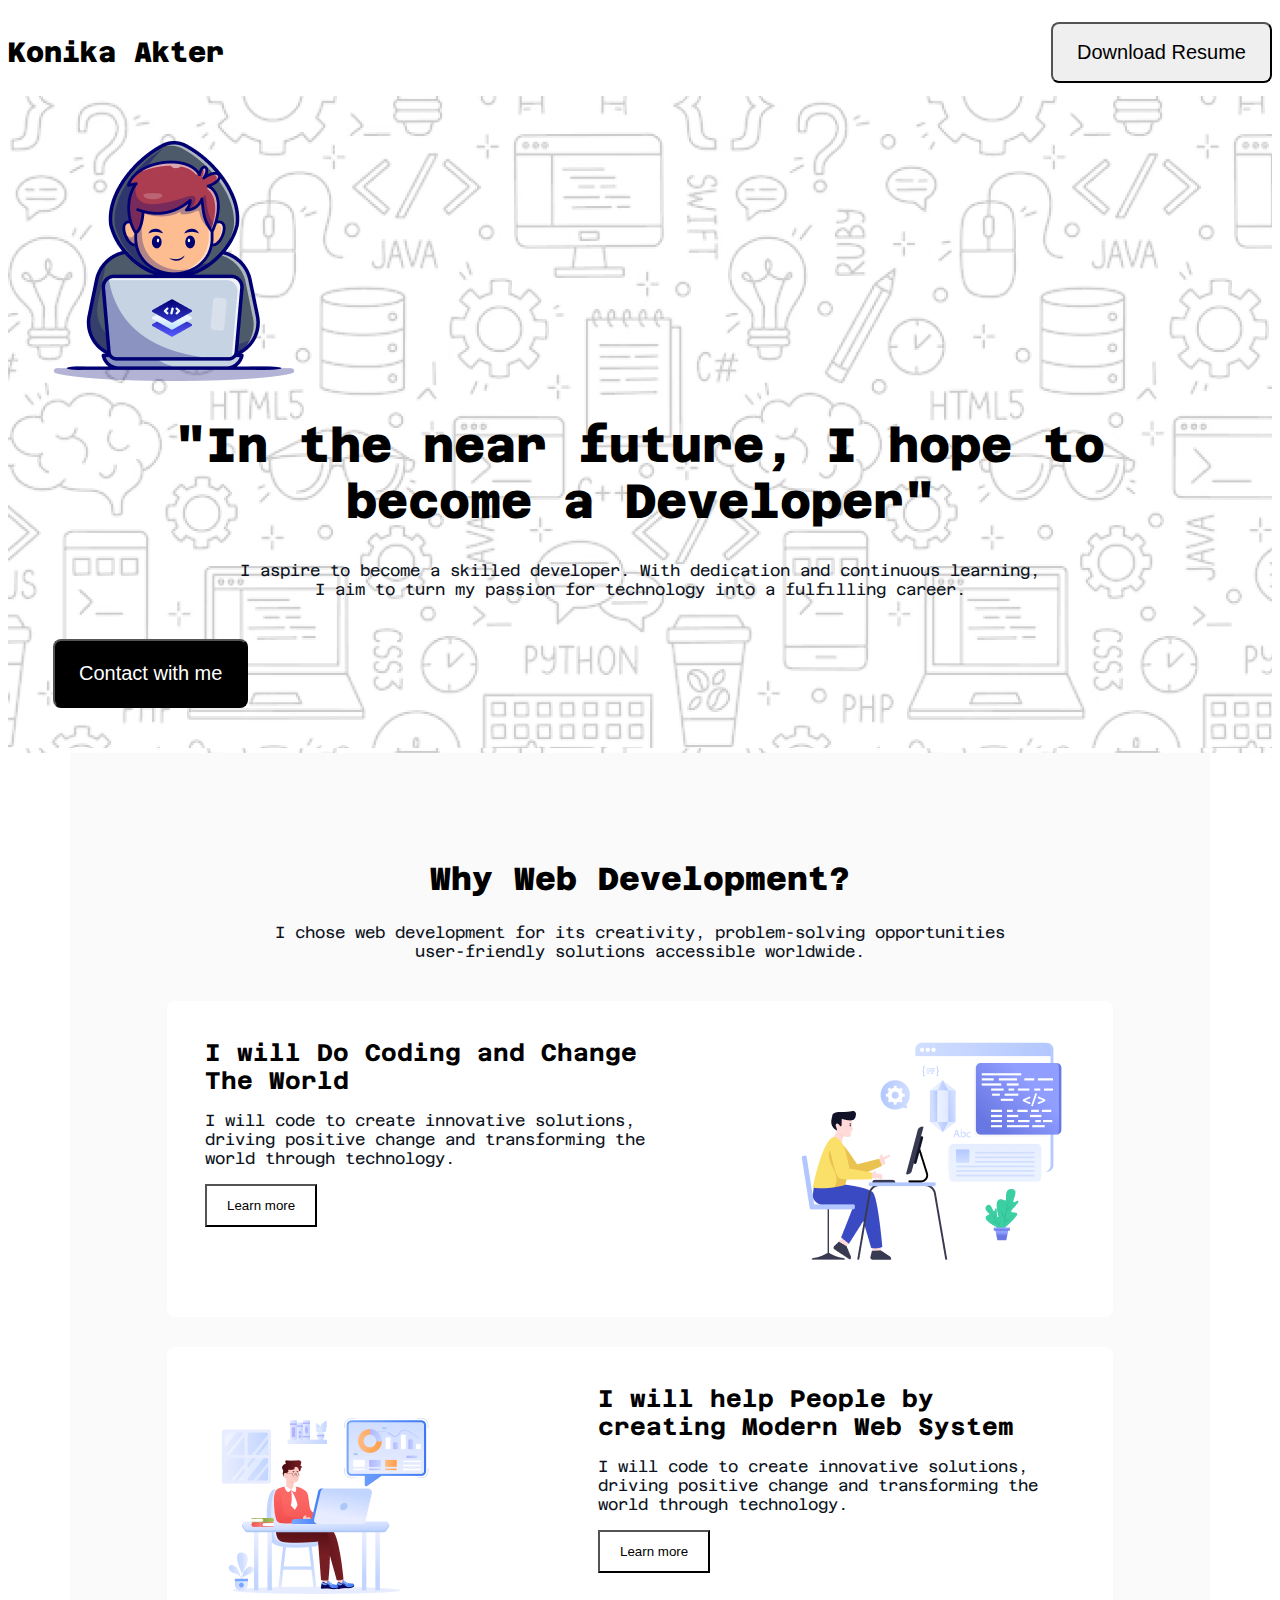
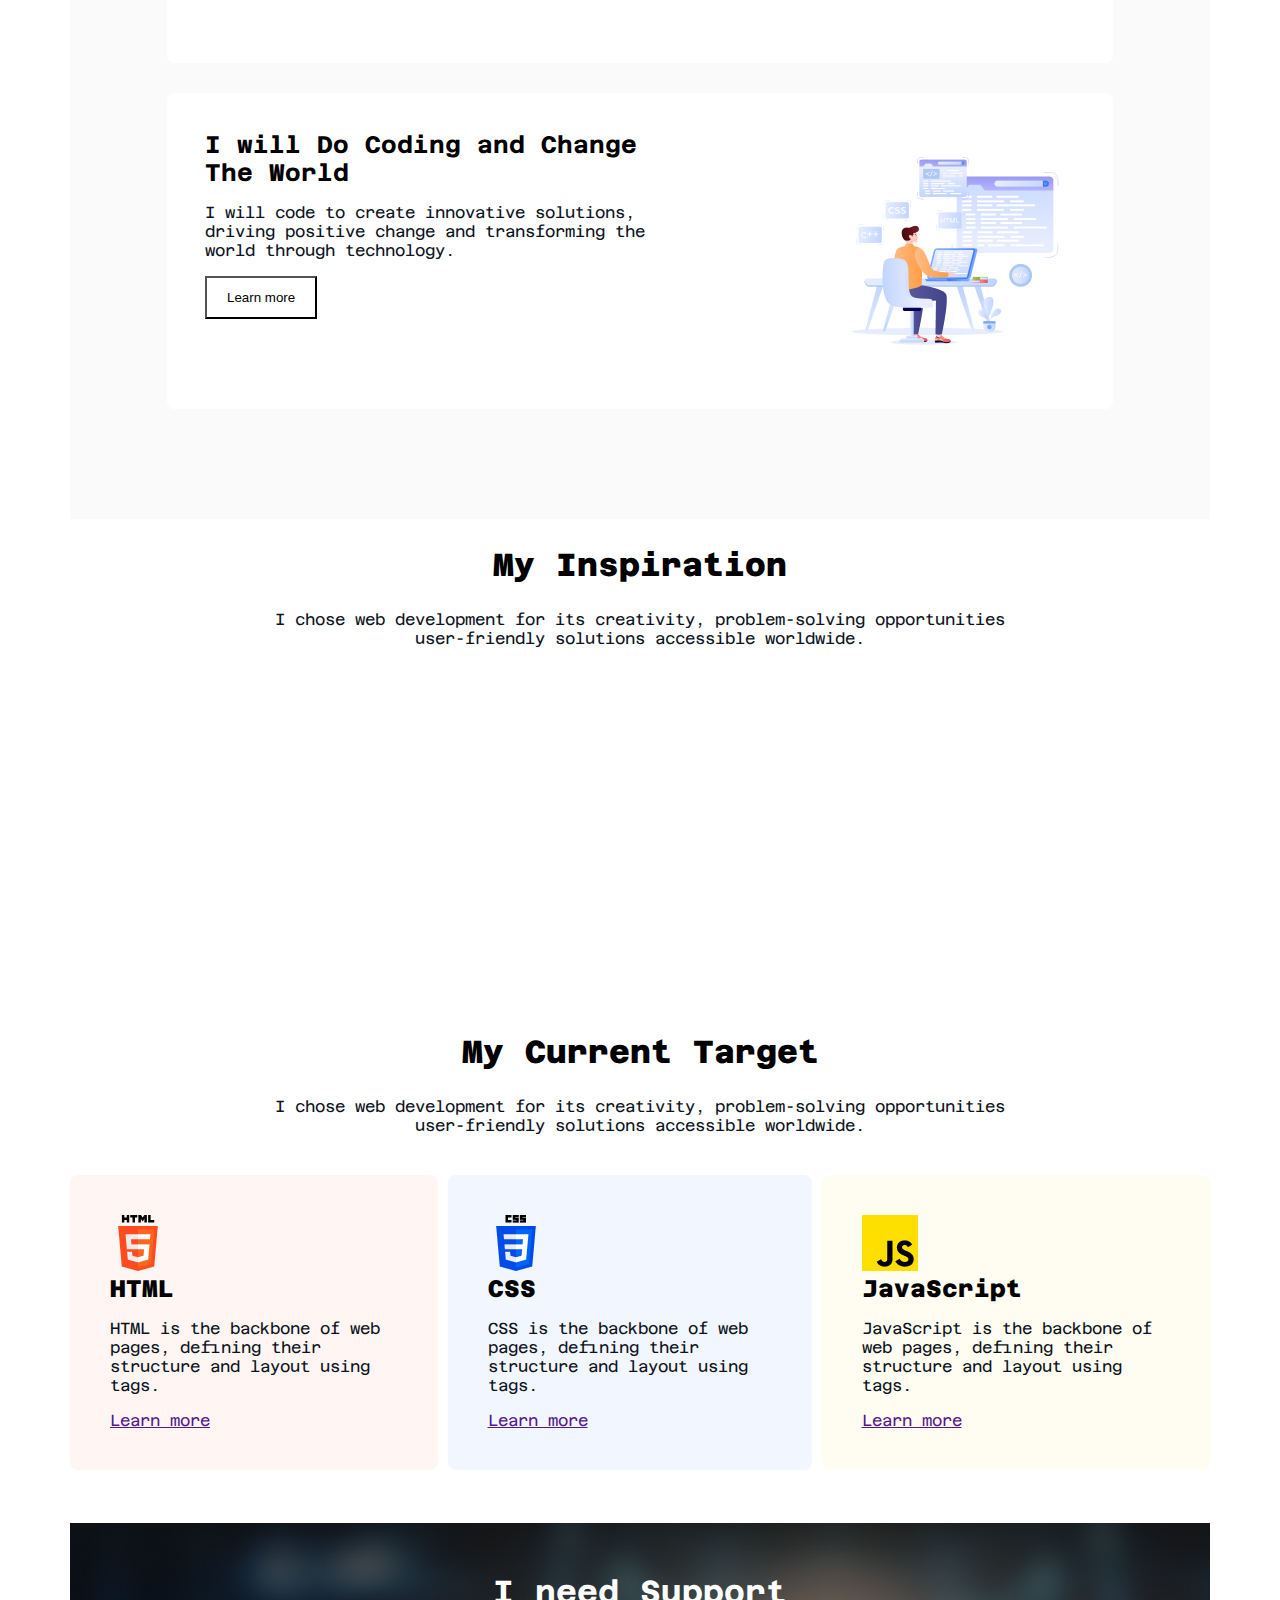
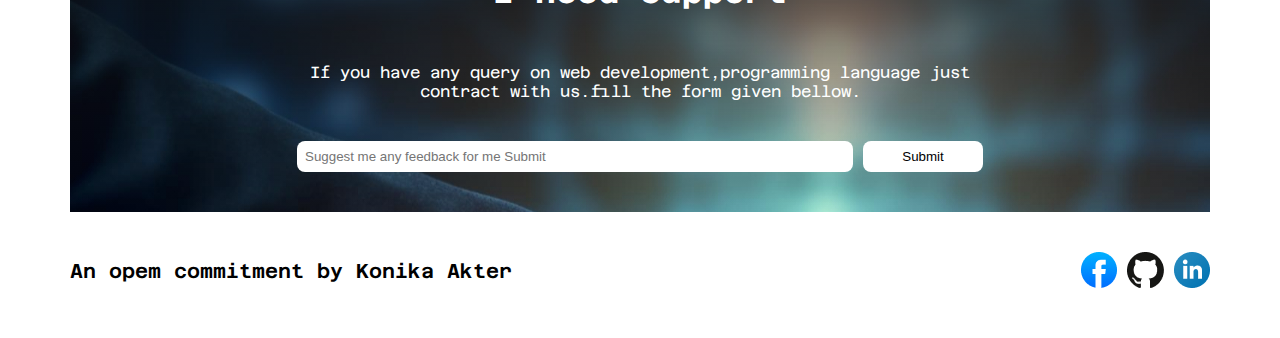
<file: index.html>
<!DOCTYPE html>
<html lang="en">

<head>
    <meta charset="UTF-8">
    <meta name="viewport" content="width=device-width, initial-scale=1.0">
    <title>Future Developer</title>
    <link rel="preconnect" href="https://fonts.googleapis.com">
    <link rel="preconnect" href="https://fonts.gstatic.com" crossorigin>
    <link href="https://fonts.googleapis.com/css2?family=Azeret+Mono:ital,wght@0,100..900;1,100..900&display=swap"
        rel="stylesheet">
    <link rel="stylesheet" href="styles/developer.css">
</head>

<body class="azeret-mono-normal">
    <header>
        <nav>
          <h3 class="nav-title">Konika Akter</h3>
          <button class="nav-btn">Download Resume</button>
        </nav>

        <div class="banner">
         <img src="assets/Group.png" alt="">
         <h1 class="banner-title">"In the near future, I hope to <br> become a Developer"</h1>
         <p class="description">I aspire to become a skilled developer. With dedication and continuous learning, <br> I aim to turn my passion for technology into a fulfilling career.</p>
        <a href="#footer"><button class="banner-btn">Contact with me</button></a>

        </div>
    </header>
    <main>
         <!-- why web development -->
          <div class="why-web-development">
            <div>
              <h2 class="heading">Why Web Development?</h2>
            <p class="description">I chose web development for its creativity, problem-solving opportunities <br> user-friendly solutions accessible worldwide.</p>
            </div>
            
              <div class="top">
                <div class="about-development">
                   <h6 class="title">I will Do Coding and Change The World</h6>
                   <p class="detail">I will code to create innovative solutions, driving positive change and transforming the world through technology.</p>
                  <a href=""><button class="btn">Learn more</button></a>
                </div>
                <img src="assets/Layer_1.png" alt="">
               </div>
   
               <div class="top">
                 <img src="assets/Group 3.png" alt="">
                 <div class="about-development">
                    <h6 class="title">I will help People by creating Modern Web System</h6>
                    <p class="detail">I will code to create innovative solutions, driving positive change and transforming the world through technology.</p>
                    <a href=""><button class="btn">Learn more</button></a>
                 </div>
                </div>
                <div class="top">
                 <div class="about-development">
                    <h6 class="title">I will Do Coding and Change The World</h6>
                    <p class="detail">I will code to create innovative solutions, driving positive change and transforming the world through technology.</p>
                   <a href=""><button class="btn">Learn more</button></a>
                 </div>
                 <img src="assets/Group 4.png" alt="">
                </div>
          </div>
          <!--my inspiration  -->
          <div>
            <h2 class="heading">My Inspiration</h2>
            <p class="description">I chose web development for its creativity, problem-solving opportunities <br> user-friendly solutions accessible worldwide.</p>
             <div class="video">
              <iframe width="560" height="315" src="https://www.youtube.com/embed/DGHn2uOAVCE?si=dmR646lLuH8YvxTo" title="YouTube video player" frameborder="0" allow="accelerometer; autoplay; clipboard-write; encrypted-media; gyroscope; picture-in-picture; web-share" referrerpolicy="strict-origin-when-cross-origin" allowfullscreen></iframe>
             </div>
          </div>
          <!-- my current target -->
           <div>
            <h2 class="heading">My Current Target</h2>
            <p class="description">I chose web development for its creativity, problem-solving opportunities <br> user-friendly solutions accessible worldwide.</p>
            <div class="current-target">
              <div class="card1">
                <img src="assets/html.png" alt="">
                <h5 class="card-title">HTML</h5>
                <p class="card-detail">HTML is the backbone of web pages, defining their structure and layout using tags.</p>
                <a href="">Learn more</a>
              </div>
              <div class="card2">
                <img src="assets/css.png" alt="">
                <h5 class="card-title">CSS</h5>
                <p class="card-detail">CSS is the backbone of web pages, defining their structure and layout using tags.</p>
                <a href="">Learn more</a>
              </div>
              <div class="card3">
                <img src="assets/js.png" alt="">
                <h5 class="card-title">JavaScript</h5>
                <p class="card-detail">JavaScript is the backbone of web pages, defining their structure and layout using tags.</p>
                <a href="">Learn more</a>
              </div>
            </div>
           </div>
           <div class="need-support">
            <h5 class="support-title">I need Support</h5>
            <p class="support-description">If you have any query on web development,programming language just <br>contract with us.fill the form given bellow.</p>
            <div class="form">
              <input class="input" type="text" placeholder="Suggest me any feedback for me Submit">
              <input class="submit" type="submit">
            </div>
           </div>
    </main>
    <footer id="footer">
      <h6 class="footer-title">An opem commitment by Konika Akter</h6>
      <div class="footer-img">
        <a href="/facebook.html"><img src="assets/facebook.png" alt=""></a>
        <a href="/github.html"><img src="assets/github.png" alt=""></a>
        <a href="/linkdin.html"><img src="assets/linkedin-icon 1.png" alt=""></a>
      </div>
    </footer>
</body>

</html>
</file>
<file: styles/developer.css>
.azeret-mono-normal {
    font-family: "Azeret Mono", monospace;
    font-optical-sizing: auto;
    font-style: normal;
  }

/* nav */
nav{
  display: flex;  
  align-items: center;
  justify-content: space-between;
  
}
.nav-title{
font-size: 28px;
font-weight: 800;
}
.nav-btn{
    font-size: 20px;
    padding: 17px 24px 17px 24px;
    border-radius: 8px;
}
/* banner */
.banner{
    background-image:url("../assets/Hero-bg.png");
    justify-items: center;
    align-items: center;
    padding: 45px;
}
.banner-title{
    font-size: 48px;
    font-weight: 800;
    text-align: center;
   
}

.banner-btn{
    color:white ;
    background-color: black;
    font-size: 20px;
    padding: 21px 24px 21px 24px;
    border-radius: 8px;

}
/* main */
main{
    width: 1140px;
    margin: 0 auto;
}
/* why web development */
.why-web-development{
    background-color:rgba(13, 19, 33, 0.02) ;
    padding: 80px 97px 80px 97px;
}
.top{
    background-color: white;
    display: flex;
    justify-content: space-between;
    padding:38px ;
    margin-bottom: 30px;
    border-radius: 8px;
   
}
.title{
  font-size: 24px;  
  font-weight: 700;
  margin: 0;
  padding: 0;
}
.detail{
    font-size:16px ;
    font-weight: 400;
    color:rgb(13, 19, 33) ;
}
.about-development{
    max-width: 477px;

}
.btn{
    padding:12px 20px ;
    background-color: white;
}
.video{
   text-align: center;
}
/* my current target */
.current-target{
    display: flex; 
}
.card1{
    background-color:rgba(255, 76, 30, 0.05);
    padding: 40px;
    margin-right: 10px;
    border-radius: 8px;
}
.card2{
    background-color:rgba(0, 76, 232, 0.05) ;
    padding: 40px;
    margin-right: 10px;
    border-radius: 8px;
}
.card3{
    background-color:rgba(255, 223, 0, 0.05) ;
    padding: 40px;
    border-radius: 8px;
}
.card-title{
    font-size:24px ;
    font-weight: 800;
    margin: 0;
    padding: 0;
}
.card-detail{
    font-size:16px ;
    font-weight: 400;
    color: rgb(13, 19, 33);
}
/* need support */
.need-support{
    background-image:linear-gradient(180.00deg, rgb(16, 16, 16)-19.5%, rgba(16, 16, 16, 0)100%), url("../assets/handshake.jpg");
}
.support-title{
    font-size: 32px;
    font-weight: 700;
    color: white;
    text-align: center;
    padding-top: 50px;
  
}
.support-description{
    text-align: center;
    font-size: 16px;
    font-weight: 400;
    color:white ;
    margin-bottom: 40px;
}
.form{
    text-align: center;
    padding-bottom: 40px;
    
}
.input{
    width: 540px;
    padding: 8px;
    border-radius: 8px;
    border: none;
}
.submit{
    width: 120px;
    padding: 8px;
    border-radius:8px ;
    background-color: white;
    border: none;
}
/* footer */
footer{
    width: 1140px;
    margin: 0 auto;
}
.footer-title{
    font-size: 20px;
    font-weight: 600;
}
.footer-img{
    margin-top: 40px;
}
#footer{
    display: flex;
    justify-content: space-between;
}

/* common */
.heading{
   font-size: 32px; 
   font-weight: 800;
   text-align: center;
}
.description{
    text-align: center;
    font-size: 16px;
    font-weight: 400;
    color:rgb(13, 19, 33) ;
    margin-bottom: 40px;
}
</file>
